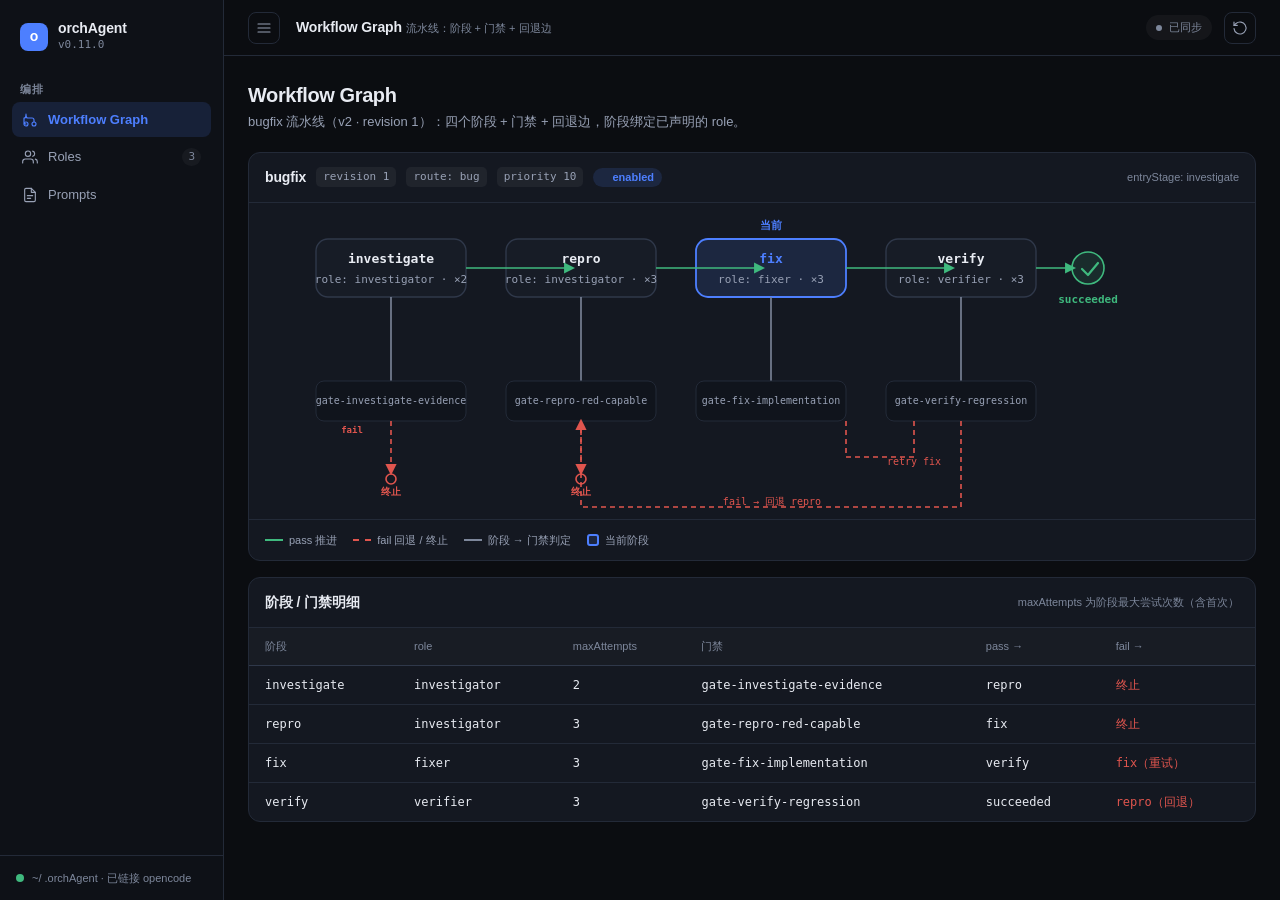
<file: design/orchagent-console-v1.html>
<!DOCTYPE html>
<html lang="zh-CN">
<head>
<meta charset="UTF-8">
<meta name="viewport" content="width=device-width, initial-scale=1.0">
<title>orchAgent 控制台</title>
<meta name="color-scheme" content="dark">
<style>
  :root {
    color-scheme: dark;

    /* 分层灰阶：页面 < 侧栏 < 卡片 < 输入 */
    --bg: #0b0d11;
    --sidebar: #0e1117;
    --surface: #141821;
    --surface-2: #171c26;
    --surface-hover: #1a202c;
    --input-bg: #10141c;
    --border: #232a38;
    --border-strong: #2f384a;

    /* 文本三档 */
    --text: #e8ebf2;
    --text-2: #98a1b5;
    --text-3: #7d879b;

    /* 单一强调色（蓝） + 语义色 */
    --accent: #4d7fff;
    --accent-hover: #6491ff;
    --accent-weak: rgba(77, 127, 255, .14);
    --success: #3fb97e;
    --success-weak: rgba(63, 185, 126, .13);
    --warning: #e0a93e;
    --warning-weak: rgba(224, 169, 62, .13);
    --danger: #e0554e;
    --danger-weak: rgba(224, 85, 78, .13);

    /* 圆角 */
    --r-sm: 8px;
    --r: 10px;
    --r-md: 12px;

    /* 字号（共 5 档） */
    --fs-xs: 11px;
    --fs-sm: 13px;
    --fs-md: 14px;
    --fs-lg: 20px;
    --fs-xl: 24px;

    --font-sans: -apple-system, BlinkMacSystemFont, "SF Pro Text", "PingFang SC", "Hiragino Sans GB", "Microsoft YaHei", "Segoe UI", sans-serif;
    --font-mono: ui-monospace, "SF Mono", "JetBrains Mono", Menlo, Consolas, monospace;
  }

  * { box-sizing: border-box; margin: 0; padding: 0; }

  body {
    background: var(--bg); color: var(--text);
    font-family: var(--font-sans); font-size: var(--fs-sm); line-height: 1.5;
    -webkit-font-smoothing: antialiased; text-rendering: optimizeLegibility;
    height: 100vh; overflow: hidden;
  }
  ::selection { background: var(--accent-weak); }

  ::-webkit-scrollbar { width: 10px; height: 10px; }
  ::-webkit-scrollbar-track { background: transparent; }
  ::-webkit-scrollbar-thumb { background: #232b39; border-radius: 5px; border: 2px solid var(--bg); }
  ::-webkit-scrollbar-thumb:hover { background: #2f384a; }

  /* ============ 布局骨架 ============ */
  .app { display: grid; grid-template-columns: 224px 1fr; height: 100vh; }

  /* ============ 侧边栏 ============ */
  .sidebar {
    background: var(--sidebar); border-right: 1px solid var(--border);
    display: flex; flex-direction: column; min-height: 0;
  }
  .brand {
    display: flex; align-items: center; gap: 10px;
    padding: 20px 20px 16px;
  }
  .brand-mark {
    width: 28px; height: 28px; border-radius: 8px;
    background: var(--accent); color: #fff;
    display: flex; align-items: center; justify-content: center;
    font-weight: 700; font-size: 14px; flex-shrink: 0;
  }
  .brand-name { font-size: var(--fs-md); font-weight: 650; letter-spacing: -0.01em; line-height: 1.2; }
  .brand-ver { font-size: var(--fs-xs); color: var(--text-3); font-family: var(--font-mono); }

  .nav { flex: 1; overflow-y: auto; padding: 4px 12px 12px; }
  .nav-group { margin-top: 20px; }
  .nav-group:first-child { margin-top: 8px; }
  .nav-group-label {
    font-size: var(--fs-xs); color: var(--text-3); font-weight: 600;
    letter-spacing: .06em; text-transform: uppercase; padding: 0 8px; margin-bottom: 4px;
  }
  .nav-item {
    display: flex; align-items: center; gap: 10px;
    padding: 8px 10px; margin-bottom: 2px; border-radius: var(--r-sm);
    color: var(--text-2); cursor: pointer; font-weight: 500; user-select: none;
    transition: background .12s ease, color .12s ease;
  }
  .nav-item:hover { background: rgba(255,255,255,.03); color: var(--text); }
  .nav-item.active { background: var(--accent-weak); color: var(--accent); font-weight: 600; }
  .nav-item svg { width: 16px; height: 16px; flex-shrink: 0; stroke: currentColor; fill: none; stroke-width: 1.7; stroke-linecap: round; stroke-linejoin: round; }
  .nav-badge {
    margin-left: auto; font-size: var(--fs-xs); font-family: var(--font-mono);
    color: var(--text-3); background: rgba(255,255,255,.04);
    padding: 1px 6px; border-radius: 999px;
  }

  .sidebar-foot {
    border-top: 1px solid var(--border); padding: 14px 16px;
    display: flex; align-items: center; gap: 8px;
  }
  .dot { width: 8px; height: 8px; border-radius: 50%; flex-shrink: 0; }
  .dot.ok { background: var(--success); }
  .dot.warn { background: var(--warning); }
  .dot.err { background: var(--danger); }
  .sidebar-foot .txt { font-size: var(--fs-xs); color: var(--text-3); overflow: hidden; text-overflow: ellipsis; white-space: nowrap; }

  /* ============ 主区 ============ */
  .main { display: flex; flex-direction: column; min-width: 0; min-height: 0; }

  .topbar {
    height: 56px; flex-shrink: 0;
    display: flex; align-items: center; gap: 16px;
    padding: 0 24px; border-bottom: 1px solid var(--border);
    background: var(--bg);
  }
  .topbar-title { font-size: var(--fs-md); font-weight: 650; letter-spacing: -0.01em; }
  .topbar-sub { font-size: var(--fs-xs); color: var(--text-3); }
  .topbar-right { margin-left: auto; display: flex; align-items: center; gap: 12px; }

  .sync-pill {
    display: inline-flex; align-items: center; gap: 7px;
    font-size: var(--fs-xs); font-weight: 500;
    padding: 4px 10px; border-radius: 999px;
  }
  .sync-pill.clean { color: var(--text-3); background: rgba(255,255,255,.04); }
  .sync-pill.dirty { color: var(--warning); background: var(--warning-weak); }
  .sync-pill.saved { color: var(--success); background: var(--success-weak); }

  /* ============ 按钮 ============ */
  button {
    font-family: inherit; font-size: var(--fs-sm); font-weight: 500;
    background: var(--accent); color: #fff; border: none;
    border-radius: var(--r-sm); padding: 7px 14px; cursor: pointer;
    transition: background .12s ease, border-color .12s ease, color .12s ease, opacity .12s ease;
  }
  button:hover { background: var(--accent-hover); }
  button:active { transform: translateY(1px); }
  button:disabled { opacity: .45; cursor: not-allowed; transform: none; }
  button:focus-visible { outline: 2px solid var(--accent); outline-offset: 2px; }
  button.ghost { background: transparent; border: 1px solid var(--border); color: var(--text-2); }
  button.ghost:hover { color: var(--text); border-color: var(--border-strong); background: rgba(255,255,255,.02); }
  button.danger { background: transparent; border: 1px solid var(--border); color: var(--danger); }
  button.danger:hover { border-color: var(--danger); background: var(--danger-weak); }
  button.btn-sm { padding: 5px 10px; font-size: var(--fs-xs); border-radius: 6px; }
  button.icon {
    width: 32px; height: 32px; padding: 0; display: inline-flex; align-items: center; justify-content: center;
    background: transparent; border: 1px solid var(--border); color: var(--text-2); border-radius: var(--r-sm);
  }
  button.icon:hover { color: var(--text); border-color: var(--border-strong); background: rgba(255,255,255,.02); }
  button.icon svg { width: 16px; height: 16px; stroke: currentColor; fill: none; stroke-width: 1.7; stroke-linecap: round; stroke-linejoin: round; }

  /* ============ 内容区 ============ */
  .content { flex: 1; overflow-y: auto; padding: 24px 24px 48px; min-height: 0; }
  .view { display: none; }
  .view.active { display: block; }

  .page-head { margin-bottom: 20px; }
  .page-title { font-size: var(--fs-lg); font-weight: 700; letter-spacing: -0.02em; }
  .page-desc { color: var(--text-2); font-size: var(--fs-sm); margin-top: 2px; max-width: 640px; }

  /* ============ 卡片 ============ */
  .card {
    background: var(--surface); border: 1px solid var(--border);
    border-radius: var(--r-md); overflow: hidden;
  }
  .card + .card { margin-top: 16px; }
  .card-head {
    display: flex; align-items: center; gap: 10px;
    padding: 14px 16px; border-bottom: 1px solid var(--border);
  }
  .card-head .t { font-size: var(--fs-md); font-weight: 650; letter-spacing: -0.01em; }
  .card-head .hint { font-size: var(--fs-xs); color: var(--text-3); }
  .card-head .spacer { margin-left: auto; display: flex; align-items: center; gap: 8px; }
  .card-body { padding: 16px; }

  /* ============ 徽章 / 标签 ============ */
  .badge {
    display: inline-flex; align-items: center; gap: 5px;
    font-size: var(--fs-xs); font-weight: 600; line-height: 1; white-space: nowrap;
    padding: 4px 8px; border-radius: 999px;
  }
  .badge .dot { width: 6px; height: 6px; }
  .badge.ok { background: var(--success-weak); color: var(--success); }
  .badge.warn { background: var(--warning-weak); color: var(--warning); }
  .badge.accent { background: var(--accent-weak); color: var(--accent); }

  .tag {
    display: inline-flex; align-items: center; font-size: var(--fs-xs); font-weight: 500;
    padding: 2px 7px; border-radius: 5px; font-family: var(--font-mono); line-height: 1.4;
    background: rgba(255,255,255,.05); color: var(--text-2);
  }

  /* ============ 表格 ============ */
  .table { width: 100%; border-collapse: collapse; font-size: var(--fs-sm); }
  .table th, .table td { text-align: left; padding: 10px 16px; vertical-align: middle; }
  .table thead th {
    color: var(--text-3); font-weight: 500; font-size: var(--fs-xs);
    border-bottom: 1px solid var(--border-strong); background: rgba(255,255,255,.015);
    white-space: nowrap;
  }
  .table tbody td { border-bottom: 1px solid var(--border); }
  .table tbody tr:last-child td { border-bottom: none; }
  .table tbody tr:hover { background: rgba(255,255,255,.015); }
  .mono { font-family: var(--font-mono); font-size: 12px; }

  /* ============ 表格横向滚动（窄屏） ============ */
  .table-scroll { overflow-x: auto; -webkit-overflow-scrolling: touch; }
  .table-scroll .table { min-width: 640px; }

  /* ============ 侧栏折叠 / 窄屏 ============ */
  .app { transition: grid-template-columns .15s ease; }
  .app.collapsed { grid-template-columns: 64px 1fr; }
  .app.collapsed .brand { justify-content: center; padding: 20px 0 16px; }
  .app.collapsed .brand > div:last-child { display: none; }
  .app.collapsed .nav { padding: 4px 8px 12px; }
  .app.collapsed .nav-group { margin-top: 16px; }
  .app.collapsed .nav-group-label { display: none; }
  .app.collapsed .nav-item { justify-content: center; gap: 0; padding: 9px 0; font-size: 0; }
  .app.collapsed .nav-badge { display: none; }
  .app.collapsed .sidebar-foot { justify-content: center; padding: 14px 0; }
  .app.collapsed .sidebar-foot .txt { display: none; }

  @media (max-width: 1024px) {
    .content { padding: 16px 16px 48px; }
    .topbar { padding: 0 16px; }
  }

  /* ============ Workflow Graph ============ */
  .wf-wrap { overflow-x: auto; }
  .wf-legend { display: flex; gap: 16px; padding: 12px 16px; border-top: 1px solid var(--border); flex-wrap: wrap; }
  .wf-legend .li { display: inline-flex; align-items: center; gap: 6px; font-size: var(--fs-xs); color: var(--text-2); }

  /* ============ 编辑表单 ============ */
  .field { margin-bottom: 14px; }
  .field:last-child { margin-bottom: 0; }
  .field label { display: block; font-size: var(--fs-xs); color: var(--text-2); margin-bottom: 6px; font-weight: 500; }
  .field input, .field textarea {
    width: 100%; background: var(--input-bg); border: 1px solid var(--border);
    color: var(--text); border-radius: var(--r-sm); padding: 8px 12px; font-size: var(--fs-sm);
    font-family: inherit; line-height: 1.45;
    transition: border-color .12s ease, box-shadow .12s ease;
  }
  .field input:focus, .field textarea:focus { outline: none; border-color: var(--accent); box-shadow: 0 0 0 3px var(--accent-weak); }
  .field input::placeholder, .field textarea::placeholder { color: var(--text-3); }
  .field textarea { min-height: 120px; resize: vertical; font-family: var(--font-mono); font-size: 12px; }
  .field .err-msg { color: var(--danger); font-size: var(--fs-xs); margin-top: 5px; display: none; }
  .field.invalid input { border-color: var(--danger); }
  .field.invalid .err-msg { display: block; }

  .error-banner {
    display: flex; align-items: flex-start; gap: 10px;
    background: var(--danger-weak); border: 1px solid rgba(224,85,78,.25);
    border-radius: var(--r); padding: 12px 14px; color: var(--text);
  }
  .error-banner .ico { color: var(--danger); flex-shrink: 0; margin-top: 1px; }
  .error-banner .ico svg { width: 16px; height: 16px; stroke: currentColor; fill: none; stroke-width: 1.7; stroke-linecap: round; stroke-linejoin: round; }
  .error-banner .t { font-weight: 600; font-size: var(--fs-sm); }
  .error-banner .d { font-size: var(--fs-xs); color: var(--text-2); margin-top: 2px; }

  /* ============ Toast ============ */
  .toast {
    position: fixed; bottom: 24px; left: 50%; transform: translate(-50%, 12px);
    background: var(--surface-2); border: 1px solid var(--border-strong); color: var(--text);
    padding: 10px 18px; border-radius: var(--r); font-size: var(--fs-sm);
    box-shadow: 0 8px 24px rgba(0,0,0,.4); opacity: 0; pointer-events: none; z-index: 100;
    transition: opacity .18s ease, transform .18s ease; max-width: 480px;
  }
  .toast.show { opacity: 1; transform: translate(-50%, 0); }
  .toast .t { font-weight: 600; }
  .toast .d { font-size: var(--fs-xs); color: var(--text-2); margin-top: 2px; }

  /* ============ 模态 ============ */
  .modal-mask {
    position: fixed; inset: 0; background: rgba(0,0,0,.5);
    display: none; align-items: center; justify-content: center; z-index: 90;
  }
  .modal-mask.open { display: flex; }
  .modal {
    background: var(--surface-2); border: 1px solid var(--border-strong);
    border-radius: var(--r-md); width: 480px; max-width: calc(100vw - 48px);
    box-shadow: 0 16px 48px rgba(0,0,0,.5);
  }
  .modal-head { padding: 16px 20px; border-bottom: 1px solid var(--border); font-weight: 650; font-size: var(--fs-md); display: flex; align-items: center; gap: 10px; }
  .modal-body { padding: 20px; }
  .modal-foot { padding: 16px 20px; border-top: 1px solid var(--border); display: flex; justify-content: flex-end; gap: 10px; }

  /* ============ Loading 骨架 ============ */
  .skeleton {
    position: fixed; inset: 224px 0 0 224px; z-index: 80;
    background: var(--bg); padding: 24px;
    display: flex; flex-direction: column; gap: 16px;
  }
  .skeleton.hidden { display: none; }
  .sk { background: var(--surface); border: 1px solid var(--border); border-radius: var(--r-md); }
  .sk-line { height: 12px; border-radius: 6px; background: var(--surface-2); margin: 14px 16px; opacity: .6; }
  .sk-line.w40 { width: 40%; } .sk-line.w70 { width: 70%; } .sk-line.w90 { width: 90%; }
  @keyframes pulse { 0%,100% { opacity: .4; } 50% { opacity: .8; } }
  .sk-line { animation: pulse 1.2s ease-in-out infinite; }

</style>
</head>
<body>

<div class="app">

  <!-- ============ 侧边栏 ============ -->
  <aside class="sidebar">
    <div class="brand">
      <div class="brand-mark">o</div>
      <div>
        <div class="brand-name">orchAgent</div>
        <div class="brand-ver">v0.11.0</div>
      </div>
    </div>

    <nav class="nav">
      <div class="nav-group">
        <div class="nav-group-label">编排</div>
        <div class="nav-item active" data-view="workflow">
          <svg viewBox="0 0 24 24"><path d="M6 3v3"/><path d="M6 6a3 3 0 0 0 3 3h6a3 3 0 0 1 3 3v3"/><path d="M6 6a3 3 0 0 1-3 3v6a3 3 0 0 0 3 3"/><circle cx="6" cy="18" r="3"/><circle cx="18" cy="18" r="3"/></svg>
          Workflow Graph
        </div>
        <div class="nav-item" data-view="roles">
          <svg viewBox="0 0 24 24"><path d="M17 21v-2a4 4 0 0 0-4-4H5a4 4 0 0 0-4 4v2"/><circle cx="9" cy="7" r="4"/><path d="M23 21v-2a4 4 0 0 0-3-3.87"/><path d="M16 3.13a4 4 0 0 1 0 7.75"/></svg>
          Roles
          <span class="nav-badge">3</span>
        </div>
        <div class="nav-item" data-view="prompts">
          <svg viewBox="0 0 24 24"><path d="M14 2H6a2 2 0 0 0-2 2v16a2 2 0 0 0 2 2h12a2 2 0 0 0 2-2V8z"/><path d="M14 2v6h6"/><path d="M8 13h8M8 17h5"/></svg>
          Prompts
        </div>
      </div>
    </nav>

    <div class="sidebar-foot">
      <span class="dot ok" id="foot-dot"></span>
      <span class="txt" id="foot-txt">~/ .orchAgent · 已链接 opencode</span>
    </div>
  </aside>

  <!-- ============ 主区 ============ -->
  <div class="main">
    <header class="topbar">
      <button class="icon" id="btn-collapse" onclick="toggleSidebar()" title="折叠 / 展开侧栏" style="flex-shrink:0">
        <svg viewBox="0 0 24 24"><path d="M3 6h18M3 12h18M3 18h18"/></svg>
      </button>
      <div>
        <span class="topbar-title" id="topbar-title">Workflow Graph</span>
        <span class="topbar-sub" id="topbar-sub">流水线：阶段 + 门禁 + 回退边</span>
      </div>
      <div class="topbar-right">
        <span class="sync-pill clean" id="sync-pill"><span class="dot" style="width:6px;height:6px;background:currentColor"></span><span id="sync-label">已同步</span></span>
        <button class="icon" id="btn-reload" title="重新加载" onclick="doReload()">
          <svg viewBox="0 0 24 24"><path d="M3 3v5h5"/><path d="M3.05 13A9 9 0 1 0 6 5.3L3 8"/></svg>
        </button>
      </div>
    </header>

    <div class="content">

      <!-- ======================= Workflow Graph ======================= -->
      <section class="view active" id="view-workflow">
        <div class="page-head">
          <div class="page-title">Workflow Graph</div>
          <div class="page-desc">bugfix 流水线（v2 · revision 1）：四个阶段 + 门禁 + 回退边，阶段绑定已声明的 role。</div>
        </div>

        <div class="card">
          <div class="card-head">
            <span class="t">bugfix</span>
            <span class="tag">revision 1</span>
            <span class="tag">route: bug</span>
            <span class="tag">priority 10</span>
            <span class="badge accent"><span class="dot"></span>enabled</span>
            <div class="spacer"><span class="hint">entryStage: investigate</span></div>
          </div>
          <div class="wf-wrap">
            <svg id="wf-svg" viewBox="0 0 920 300" width="920" height="300" style="display:block;margin:8px auto"></svg>
          </div>
          <div class="wf-legend">
            <span class="li"><span style="width:18px;height:0;border-top:2px solid var(--success);display:inline-block"></span>pass 推进</span>
            <span class="li"><span style="width:18px;height:0;border-top:2px dashed var(--danger);display:inline-block"></span>fail 回退 / 终止</span>
            <span class="li"><span style="width:18px;height:0;border-top:2px solid var(--text-3);display:inline-block"></span>阶段 → 门禁判定</span>
            <span class="li"><span style="width:12px;height:12px;border:2px solid var(--accent);border-radius:3px;display:inline-block;background:var(--accent-weak)"></span>当前阶段</span>
          </div>
        </div>

        <div class="card" style="margin-top:16px">
          <div class="card-head"><span class="t">阶段 / 门禁明细</span><div class="spacer"><span class="hint">maxAttempts 为阶段最大尝试次数（含首次）</span></div></div>
          <div class="table-scroll">
          <table class="table">
            <thead><tr><th>阶段</th><th>role</th><th>maxAttempts</th><th>门禁</th><th>pass →</th><th>fail →</th></tr></thead>
            <tbody>
              <tr><td class="mono">investigate</td><td class="mono">investigator</td><td class="mono">2</td><td class="mono">gate-investigate-evidence</td><td class="mono">repro</td><td style="color:var(--danger)" class="mono">终止</td></tr>
              <tr><td class="mono">repro</td><td class="mono">investigator</td><td class="mono">3</td><td class="mono">gate-repro-red-capable</td><td class="mono">fix</td><td style="color:var(--danger)" class="mono">终止</td></tr>
              <tr><td class="mono">fix</td><td class="mono">fixer</td><td class="mono">3</td><td class="mono">gate-fix-implementation</td><td class="mono">verify</td><td style="color:var(--danger)" class="mono">fix（重试）</td></tr>
              <tr><td class="mono">verify</td><td class="mono">verifier</td><td class="mono">3</td><td class="mono">gate-verify-regression</td><td class="mono">succeeded</td><td style="color:var(--danger)" class="mono">repro（回退）</td></tr>
            </tbody>
          </table>
          </div>
        </div>
      </section>

      <!-- ======================= Roles ======================= -->
      <section class="view" id="view-roles">
        <div class="page-head">
          <div class="page-title">Roles</div>
          <div class="page-desc">角色声明（v2）。role 只存 <code class="mono">id</code> / <code class="mono">provider</code> / <code class="mono">model</code> / <code class="mono">description</code> 四项名字，<strong>不存任何凭证</strong>；真正调用由宿主完成。</div>
        </div>

        <div class="card">
          <div class="card-head">
            <span class="t">角色列表</span>
            <span class="hint">role 只存名字，不含凭证</span>
            <div class="spacer"><button class="btn-sm" onclick="newRole()">新建 role</button></div>
          </div>
          <div class="table-scroll">
            <table class="table">
              <thead><tr><th>id</th><th>provider</th><th>model</th><th>description</th><th></th></tr></thead>
              <tbody id="role-body"></tbody>
            </table>
          </div>
        </div>

        <div class="card" style="margin-top:16px">
          <div class="card-head"><span class="t">编辑 role</span><span class="hint" id="role-edit-hint">选择上方角色后在此编辑</span></div>
          <div class="card-body" id="role-edit-body"></div>
        </div>
      </section>

      <!-- ======================= Prompts ======================= -->
      <section class="view" id="view-prompts">
        <div class="page-head">
          <div class="page-title">Prompts</div>
          <div class="page-desc">各角色的提示词。spec 优先（引用默认 spec 文件），本地覆盖需显式选择。</div>
        </div>

        <div class="card">
          <div class="card-head">
            <span class="t">提示词来源</span>
            <span class="hint">spec = 引用默认文件；override = 本地覆盖</span>
          </div>
          <div class="table-scroll">
          <table class="table">
            <thead><tr><th>角色</th><th>来源</th><th>prompt</th><th></th></tr></thead>
            <tbody id="prompt-body"></tbody>
          </table>
          </div>
        </div>

        <div class="card" style="margin-top:16px">
          <div class="card-head"><span class="t">编辑 prompt</span><span class="hint" id="prompt-edit-hint">选择上方角色后在此编辑</span></div>
          <div class="card-body">
            <div class="field">
              <label>来源模式</label>
              <div id="prompt-mode" style="display:flex;gap:8px">
                <button class="ghost btn-sm" data-pm="spec" onclick="setPromptMode('spec')">使用默认 spec</button>
                <button class="btn-sm" data-pm="override" onclick="setPromptMode('override')">本地覆盖（高级）</button>
              </div>
            </div>
            <div id="prompt-spec-info" style="display:none;margin-bottom:14px" class="error-banner" >
              <span class="ico"><svg viewBox="0 0 24 24"><path d="M20 6 9 17l-5-5"/></svg></span>
              <div><div class="t">使用默认 spec 引用</div><div class="d" id="prompt-spec-ref"></div></div>
            </div>
            <div class="field" id="prompt-textarea-field">
              <label>prompt</label>
              <textarea id="prompt-textarea" placeholder="提示词内容…"></textarea>
            </div>
            <div style="display:flex;justify-content:flex-end;gap:10px">
              <button class="ghost" onclick="resetPromptEdit()">还原</button>
              <button id="prompt-save" onclick="savePrompt()">保存 prompt</button>
            </div>
          </div>
        </div>
      </section>

    </div><!-- /.content -->
  </div><!-- /.main -->
</div><!-- /.app -->

<!-- Loading 骨架 -->
<div class="skeleton" id="skeleton">
  <div class="sk"><div class="sk-line w40"></div><div class="sk-line w70"></div></div>
  <div class="sk"><div class="sk-line w90"></div><div class="sk-line w40"></div><div class="sk-line w70"></div></div>
  <div class="sk"><div class="sk-line w70"></div><div class="sk-line w90"></div></div>
</div>

<!-- 冲突模态 -->
<div class="modal-mask" id="conflict-modal">
  <div class="modal">
    <div class="modal-head">
      <span style="color:var(--warning)">⚠</span> 保存冲突
    </div>
    <div class="modal-body">
      <div class="error-banner" style="background:var(--warning-weak);border-color:rgba(224,169,62,.25)">
        <span class="ico" style="color:var(--warning)"><svg viewBox="0 0 24 24"><path d="M12 9v4M12 17h.01"/><path d="M10.3 3.9 1.8 18a2 2 0 0 0 1.7 3h17a2 2 0 0 0 1.7-3L13.7 3.9a2 2 0 0 0-3.4 0z"/></svg></span>
        <div>
          <div class="t">配置已被其他会话修改</div>
          <div class="d">目标 <code class="mono" id="conflict-target"></code> 在您编辑期间发生了 revision 变更。覆盖将丢弃他人的改动。</div>
        </div>
      </div>
    </div>
    <div class="modal-foot">
      <button class="ghost" onclick="closeConflict()">放弃本次修改</button>
      <button class="danger" onclick="resolveConflict(true)">覆盖并保存</button>
    </div>
  </div>
</div>

<!-- Toast -->
<div class="toast" id="toast"></div>

<script>
"use strict";

/* ============ 模拟数据（硬编码，不读真实凭据、不请求后端） ============ */
const ROLES = [
  { id: "investigator", provider: "deepseek", model: "deepseek-v4-flash", description: "定位根因并建立可复现证据" },
  { id: "fixer",        provider: "glm",      model: "glm-5.2",        description: "按确认方案实施最小修复" },
  { id: "verifier",     provider: "openai",   model: "gpt-5.5",        description: "验证回归测试与原始复现" },
];

const PROMPTS = {
  investigator: { source: "spec",    ref: "{file:prompts/investigator.md}",   text: "" },
  fixer:        { source: "spec",    ref: "{file:prompts/fixer.md}",          text: "" },
  verifier:     { source: "override", ref: "", text: "审查修复的最小 diff，确认没有引入回归，并核对原始复现步骤已通过。" },
};



/* ============ 状态 ============ */
let roleEditing = null;      // 当前编辑的 role id，'__new__' 表示新建
let promptEditing = null;    // 当前编辑 prompt 的 role id
let promptMode = "spec";
let dirty = false;
let conflictPending = null;  // { type, target }
let saveCount = 0;           // 用于演示第二次保存触发冲突

const $ = (s) => document.querySelector(s);
const $$ = (s) => document.querySelectorAll(s);

/* ============ 工具 ============ */
function esc(s) { return String(s ?? "").replace(/&/g, "&amp;").replace(/</g, "&lt;").replace(/>/g, "&gt;"); }

function toast(title, desc) {
  const t = $("#toast");
  t.innerHTML = `<div class="t">${esc(title)}</div>${desc ? `<div class="d">${esc(desc)}</div>` : ""}`;
  t.classList.add("show");
  clearTimeout(t._h);
  t._h = setTimeout(() => t.classList.remove("show"), 2600);
}

function setSync(state) {
  const pill = $("#sync-pill"), label = $("#sync-label");
  pill.className = "sync-pill " + state;
  label.textContent = state === "dirty" ? "未保存更改" : state === "saved" ? "已保存" : "已同步";
}

function markDirty() { dirty = true; setSync("dirty"); }

/* ============ 导航 ============ */
const VIEW_META = {
  workflow:    ["Workflow Graph", "流水线：阶段 + 门禁 + 回退边"],
  roles:       ["Roles", "角色声明（不含凭证）"],
  prompts:     ["Prompts", "提示词来源与编辑"],
};

function switchView(name) {
  $$(".nav-item").forEach(n => n.classList.toggle("active", n.dataset.view === name));
  $$(".view").forEach(v => v.classList.toggle("active", v.id === "view-" + name));
  $("#topbar-title").textContent = VIEW_META[name][0];
  $("#topbar-sub").textContent = VIEW_META[name][1];
}

document.addEventListener("click", (e) => {
  const item = e.target.closest(".nav-item");
  if (item) switchView(item.dataset.view);
});

function toggleSidebar() {
  document.querySelector(".app").classList.toggle("collapsed");
}

/* ============ 加载骨架 ============ */
function doReload() {
  const sk = $("#skeleton");
  sk.classList.remove("hidden");
  setTimeout(() => { sk.classList.add("hidden"); toast("已重新加载", "运行时状态已刷新"); }, 900);
}
// 首屏骨架
setTimeout(() => $("#skeleton").classList.add("hidden"), 900);

/* ============ Workflow Graph SVG ============ */
function renderWorkflow() {
  const svg = $("#wf-svg");
  const NS = "http://www.w3.org/2000/svg";

  const stages = [
    { id: "investigate", role: "investigator", x: 24,  cx: 99,  ma: 2 },
    { id: "repro",       role: "investigator", x: 214, cx: 289, ma: 3 },
    { id: "fix",         role: "fixer",        x: 404, cx: 479, ma: 3, current: true },
    { id: "verify",      role: "verifier",     x: 594, cx: 669, ma: 3 },
  ];
  const gates = [
    { id: "gate-investigate-evidence", x: 24  },
    { id: "gate-repro-red-capable",    x: 214 },
    { id: "gate-fix-implementation",   x: 404 },
    { id: "gate-verify-regression",    x: 594 },
  ];
  const SW = 150, SH = 58, GW = 150, GH = 40;
  const stageY = 28, gateY = 170;

  function el(tag, attrs) {
    const n = document.createElementNS(NS, tag);
    for (const k in attrs) n.setAttribute(k, attrs[k]);
    return n;
  }

  function rect(x, y, w, h, r, fill, stroke, sw) {
    return el("rect", { x, y, width: w, height: h, rx: r, fill, stroke, "stroke-width": sw || 1 });
  }
  function text(x, y, str, color, size, weight, anchor) {
    const t = el("text", { x, y, fill: color, "font-size": size, "font-family": "var(--font-mono)", "font-weight": weight || 500, "text-anchor": anchor || "middle" });
    t.textContent = str;
    return t;
  }
  function line(x1, y1, x2, y2, stroke, dash) {
    return el("line", { x1, y1, x2, y2, stroke, "stroke-width": 1.6, "stroke-dasharray": dash || "" });
  }
  function path(d, stroke, dash, arrow) {
    const p = el("path", { d, fill: "none", stroke, "stroke-width": 1.6, "stroke-dasharray": dash || "" });
    if (arrow) p.setAttribute("marker-end", arrow);
    return p;
  }

  // 箭头 markers
  const defs = el("defs", {});
  const mkGreen = el("marker", { id: "arr-green", viewBox: "0 0 10 10", refX: 8, refY: 5, markerWidth: 7, markerHeight: 7, orient: "auto" });
  mkGreen.appendChild(el("path", { d: "M0 0 L10 5 L0 10 z", fill: "var(--success)" }));
  const mkRed = el("marker", { id: "arr-red", viewBox: "0 0 10 10", refX: 8, refY: 5, markerWidth: 7, markerHeight: 7, orient: "auto" });
  mkRed.appendChild(el("path", { d: "M0 0 L10 5 L0 10 z", fill: "var(--danger)" }));
  defs.appendChild(mkGreen); defs.appendChild(mkRed);
  svg.appendChild(defs);

  // stage 节点
  stages.forEach(s => {
    const cur = s.current;
    const fill = cur ? "var(--accent-weak)" : "var(--surface-2)";
    const stroke = cur ? "var(--accent)" : "var(--border-strong)";
    const sw = cur ? 1.8 : 1.4;
    svg.appendChild(rect(s.x, stageY, SW, SH, 12, fill, stroke, sw));
    svg.appendChild(text(s.cx, stageY + 24, s.id, cur ? "var(--accent)" : "var(--text)", 13, 650));
    svg.appendChild(text(s.cx, stageY + 44, "role: " + s.role + " · ×" + s.ma, "var(--text-2)", 11, 500));
    if (cur) {
      svg.appendChild(text(s.cx, stageY - 10, "当前", "var(--accent)", 11, 600));
    }
  });

  // terminal 节点（succeeded）
  const termX = 780, termY = stageY + 13;
  svg.appendChild(rect(termX, termY, 32, 32, 16, "var(--success-weak)", "var(--success)", 1.6));
  svg.appendChild(el("path", { d: "M790 58 l6 6 l10 -12", stroke: "var(--success)", "stroke-width": 2.2, fill: "none", "stroke-linecap": "round", "stroke-linejoin": "round" }));
  svg.appendChild(text(termX + 16, stageY + 64, "succeeded", "var(--success)", 11, 600));

  // pass 边（stage → stage，水平绿箭头）
  const passPairs = [[174, 289], [364, 479], [554, 669], [744, 790]];
  passPairs.forEach(([x1, x2]) => {
    svg.appendChild(path(`M${x1} ${stageY + SH/2} L${x2 - 8} ${stageY + SH/2}`, "var(--success)", "", "url(#arr-green)"));
  });

  // gate 节点 + stage→gate 竖线
  gates.forEach((g, i) => {
    const s = stages[i];
    svg.appendChild(line(s.cx, stageY + SH, s.cx, gateY, "var(--text-3)"));
    svg.appendChild(rect(g.x, gateY, GW, GH, 8, "var(--input-bg)", "var(--border)", 1));
    svg.appendChild(text(s.cx, gateY + 23, g.id, "var(--text-2)", 10, 500));
  });

  // fail 边
  // investigate → 终止
  svg.appendChild(path(`M99 ${gateY+GH} L99 262`, "var(--danger)", "5 4", "url(#arr-red)"));
  svg.appendChild(el("circle", { cx: 99, cy: 268, r: 5, fill: "none", stroke: "var(--danger)", "stroke-width": 1.6 }));
  svg.appendChild(text(99, 284, "终止", "var(--danger)", 10, 600));
  // repro → 终止
  svg.appendChild(path(`M289 ${gateY+GH} L289 262`, "var(--danger)", "5 4", "url(#arr-red)"));
  svg.appendChild(el("circle", { cx: 289, cy: 268, r: 5, fill: "none", stroke: "var(--danger)", "stroke-width": 1.6 }));
  svg.appendChild(text(289, 284, "终止", "var(--danger)", 10, 600));
  // fix → fix（自环 retry）
  svg.appendChild(path(`M554 ${gateY+GH} L554 246 L622 246 L622 ${gateY+GH}`, "var(--danger)", "5 4", ""));
  svg.appendChild(text(622, 254, "retry fix", "var(--danger)", 10, 500));
  svg.appendChild(text(622, 268, "", "var(--danger)", 10, 500));
  // verify → repro（长回退）
  svg.appendChild(path(`M669 ${gateY+GH} L669 296 L289 296 L289 ${gateY+GH}`, "var(--danger)", "5 4", "url(#arr-red)"));
  svg.appendChild(text(480, 294, "fail → 回退 repro", "var(--danger)", 10, 500));

  // 标注 fail 边起点标签
  svg.appendChild(text(60, gateY + GH + 12, "fail", "var(--danger)", 9, 600));
}

/* ============ Roles 视图 ============ */
function renderRoles() {
  const body = $("#role-body");
  body.innerHTML = ROLES.map(r => `
    <tr>
      <td class="mono" style="font-weight:600">${esc(r.id)}</td>
      <td class="mono" style="color:var(--text-2)">${esc(r.provider)}</td>
      <td class="mono" style="color:var(--text-2)">${esc(r.model)}</td>
      <td style="color:var(--text-2)">${esc(r.description)}</td>
      <td style="text-align:right"><button class="ghost btn-sm" onclick="editRole('${r.id}')">编辑</button></td>
    </tr>
  `).join('');
}

function roleForm(role) {
  const r = role || { id: "", provider: "", model: "", description: "" };
  const isNew = role === null;
  return `
    <div class="field">
      <label>id</label>
      <input id="role-f-id" value="${esc(r.id)}" oninput="markDirty()" placeholder="例如 fixer">
      <div class="err-msg" id="role-id-err">id 必须匹配 [A-Za-z0-9][A-Za-z0-9._-]*</div>
    </div>
    <div class="field">
      <label>provider</label>
      <input id="role-f-provider" value="${esc(r.provider)}" oninput="markDirty()" placeholder="例如 glm">
    </div>
    <div class="field">
      <label>model</label>
      <input id="role-f-model" value="${esc(r.model)}" oninput="markDirty()" placeholder="例如 glm-5.2">
    </div>
    <div class="field">
      <label>description</label>
      <input id="role-f-desc" value="${esc(r.description)}" oninput="markDirty()" placeholder="一句话描述该角色职责">
    </div>
    <div style="font-size:var(--fs-xs);color:var(--text-3);margin-bottom:14px">
      凭证字段（api_key / key / token / secret / env）一律拒收，本表单不提供此类输入。
    </div>
    <div style="display:flex;justify-content:flex-end;gap:10px">
      <button class="ghost" onclick="resetRole()">还原</button>
      <button onclick="saveRole()">${isNew ? "创建 role" : "保存 role"}</button>
    </div>
  `;
}

function editRole(id) {
  roleEditing = id;
  const r = ROLES.find(x => x.id === id);
  $("#role-edit-hint").textContent = "正在编辑：" + id;
  $("#role-edit-body").innerHTML = roleForm(r);
}

function newRole() {
  roleEditing = "__new__";
  $("#role-edit-hint").textContent = "新建 role";
  $("#role-edit-body").innerHTML = roleForm(null);
}

function validateRoleField() {
  const v = $("#role-f-id").value.trim();
  if (!/^[A-Za-z0-9][A-Za-z0-9._-]*$/.test(v)) {
    $("#role-f-id").closest(".field").classList.add("invalid");
    return false;
  }
  $("#role-f-id").closest(".field").classList.remove("invalid");
  return true;
}

function resetRole() {
  if (roleEditing === "__new__") {
    $("#role-edit-body").innerHTML = roleForm(null);
  } else if (roleEditing) {
    const r = ROLES.find(x => x.id === roleEditing);
    $("#role-edit-body").innerHTML = roleForm(r);
  }
  toast("已还原", "恢复为已保存值");
}

function saveRole() {
  if (!validateRoleField()) { toast("校验失败", "role id 格式非法，无法保存"); return; }
  const id = $("#role-f-id").value.trim();
  const provider = $("#role-f-provider").value.trim();
  const model = $("#role-f-model").value.trim();
  const description = $("#role-f-desc").value.trim();

  if (roleEditing === "__new__" && ROLES.some(x => x.id === id)) {
    toast("创建失败", "role id 已存在：" + id);
    return;
  }

  // 演示：第二次保存触发冲突
  saveCount++;
  if (saveCount === 2 && roleEditing !== "__new__") {
    openConflict(roleEditing);
    return;
  }

  if (roleEditing === "__new__") {
    ROLES.push({ id, provider, model, description });
    toast("✅ role 已创建", id + " → " + provider + " / " + model);
  } else {
    const r = ROLES.find(x => x.id === roleEditing);
    const oldId = r.id;
    r.id = id; r.provider = provider; r.model = model; r.description = description;
    toast("✅ role 已保存", oldId + " → " + provider + " / " + model);
  }
  dirty = false; setSync("saved");
  setTimeout(() => setSync("clean"), 2000);
  renderRoles();
  roleEditing = id;
  $("#role-edit-hint").textContent = "正在编辑：" + id;
  $("#role-edit-body").innerHTML = roleForm(ROLES.find(x => x.id === id));
}

/* ============ Prompts 视图 ============ */
function renderPrompts() {
  const body = $("#prompt-body");
  body.innerHTML = Object.entries(PROMPTS).map(([id, p]) => {
    const badge = p.source === "spec"
      ? '<span class="badge accent"><span class="dot"></span>spec</span>'
      : '<span class="badge warn"><span class="dot"></span>override</span>';
    const show = p.source === "spec" ? `<code class="mono" style="color:var(--text-2)">${esc(p.ref)}</code>` : `<code class="mono" style="color:var(--text-2)">${esc(p.text.slice(0, 40))}…</code>`;
    return `<tr>
      <td class="mono">${esc(id)}</td>
      <td>${badge}</td>
      <td>${show}</td>
      <td style="text-align:right"><button class="ghost btn-sm" onclick="editPrompt('${id}')">编辑</button></td>
    </tr>`;
  }).join('');
}

function editPrompt(id) {
  promptEditing = id;
  const p = PROMPTS[id];
  promptMode = p.source;
  $("#prompt-edit-hint").textContent = "正在编辑：" + id;
  $("#prompt-textarea").value = p.text;
  applyPromptModeUI();
}

function setPromptMode(mode) {
  promptMode = mode;
  applyPromptModeUI();
  markDirty();
}

function applyPromptModeUI() {
  const spec = promptMode === "spec";
  $("#prompt-spec-info").style.display = spec ? "flex" : "none";
  $("#prompt-textarea-field").style.display = spec ? "none" : "block";
  if (spec && promptEditing) {
    $("#prompt-spec-ref").innerHTML = `<code class="mono">${esc(PROMPTS[promptEditing].ref)}</code>`;
  }
  $$("#prompt-mode button").forEach(b => {
    const on = b.dataset.pm === promptMode;
    b.className = on ? "btn-sm" : "ghost btn-sm";
  });
}

function resetPromptEdit() {
  if (!promptEditing) return;
  const p = PROMPTS[promptEditing];
  promptMode = p.source;
  $("#prompt-textarea").value = p.text;
  applyPromptModeUI();
}

function savePrompt() {
  if (!promptEditing) { toast("未选择角色", "请先在表格中选择要编辑的角色"); return; }
  PROMPTS[promptEditing].source = promptMode;
  PROMPTS[promptEditing].text = promptMode === "spec" ? "" : $("#prompt-textarea").value.trim();
  dirty = false; setSync("saved");
  toast("✅ prompt 已保存", promptEditing + " · " + (promptMode === "spec" ? "默认 spec" : "本地覆盖"));
  setTimeout(() => setSync("clean"), 2000);
  renderPrompts();
}

/* ============ 冲突处理 ============ */
function openConflict(target) {
  conflictPending = { target };
  $("#conflict-target").textContent = target;
  $("#conflict-modal").classList.add("open");
}
function closeConflict() {
  $("#conflict-modal").classList.remove("open");
  conflictPending = null;
}
function resolveConflict(overwrite) {
  $("#conflict-modal").classList.remove("open");
  if (overwrite && conflictPending) {
    const id = conflictPending.target;
    const r = ROLES.find(x => x.id === id);
    if (r) {
      r.id = $("#role-f-id").value.trim();
      r.provider = $("#role-f-provider").value.trim();
      r.model = $("#role-f-model").value.trim();
      r.description = $("#role-f-desc").value.trim();
    }
    dirty = false; setSync("saved");
    toast("⚠ 已覆盖保存", "已忽略他人改动并写入本地值");
    setTimeout(() => setSync("clean"), 2000);
    renderRoles();
    if (r) {
      roleEditing = r.id;
      $("#role-edit-hint").textContent = "正在编辑：" + r.id;
      $("#role-edit-body").innerHTML = roleForm(r);
    }
  } else {
    toast("已放弃", "本次修改未保存");
  }
  conflictPending = null;
}

/* ============ 初始化 ============ */
renderWorkflow();
renderRoles();
renderPrompts();
applyPromptModeUI();
</script>
</body>
</html>
</file>
